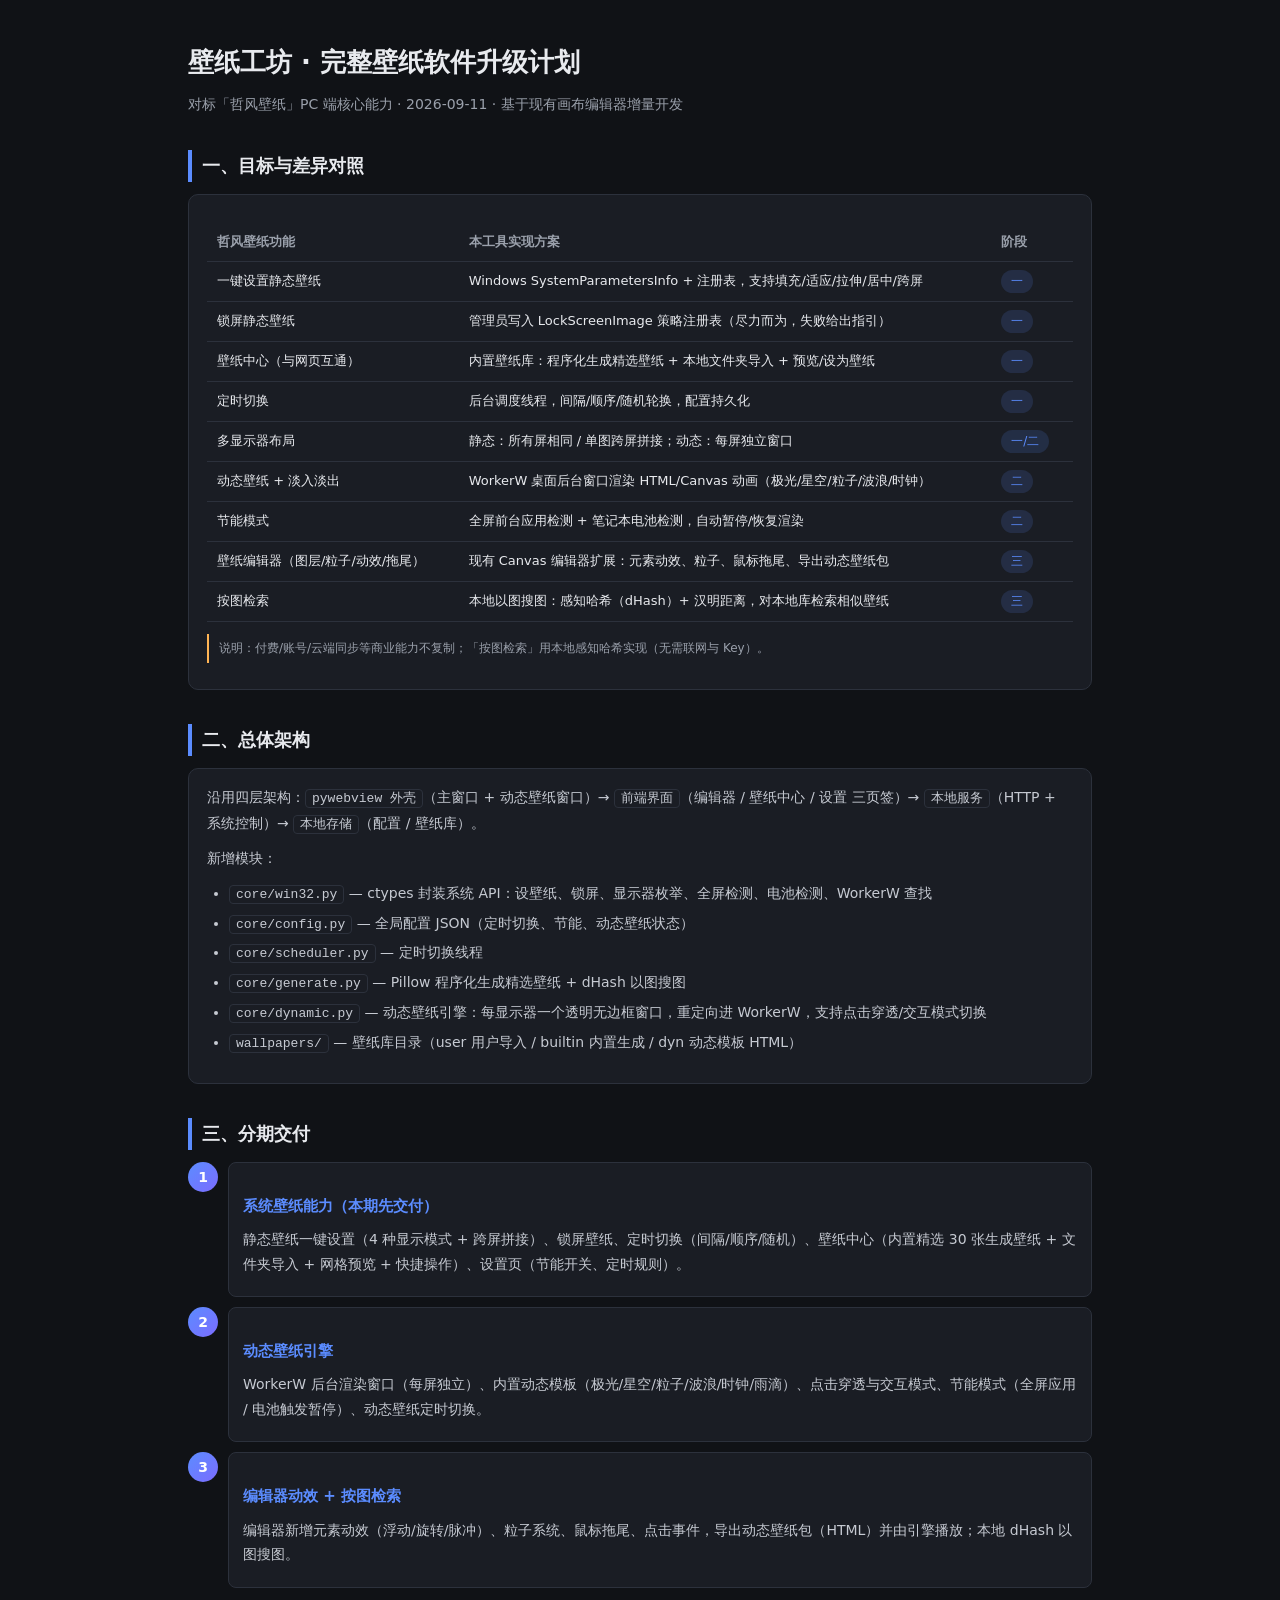
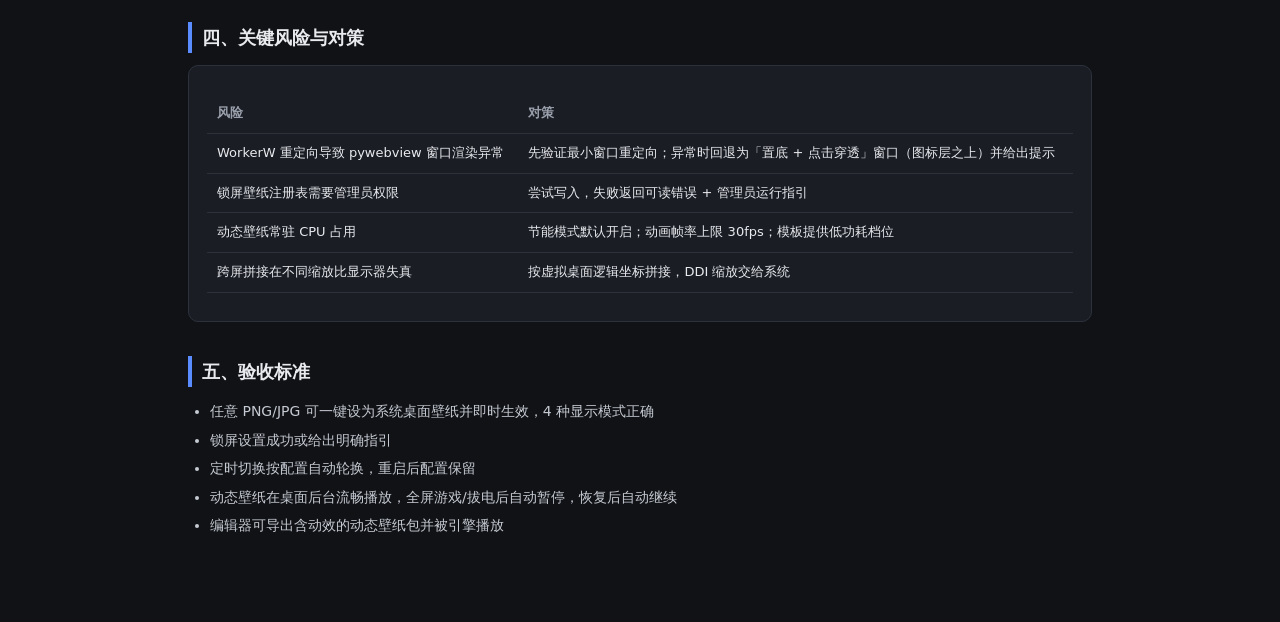
<file: wallpaper-maker-plan/software-full-plan.html>
<!DOCTYPE html>
<html lang="zh-CN">
<head>
<meta charset="UTF-8">
<meta name="viewport" content="width=device-width, initial-scale=1.0">
<title>壁纸工坊 · 完整版升级计划</title>
<style>
  :root{--bg:#101216;--panel:#1a1d24;--line:#2c313c;--text:#e8eaee;--muted:#9aa0ab;--accent:#5b8cff;--accent2:#7c6cff;--ok:#3fbf7f;--warn:#ffb454;--danger:#ff5c5c}
  *{box-sizing:border-box;margin:0;padding:0}
  body{background:var(--bg);color:var(--text);font-family:"Segoe UI","Microsoft YaHei",system-ui,sans-serif;line-height:1.75;font-size:14px}
  .wrap{max-width:960px;margin:0 auto;padding:40px 28px 80px}
  h1{font-size:26px;margin-bottom:6px}
  .sub{color:var(--muted);margin-bottom:28px}
  h2{font-size:18px;margin:34px 0 12px;padding-left:10px;border-left:4px solid var(--accent)}
  h3{font-size:15px;margin:20px 0 8px;color:var(--accent)}
  p{margin-bottom:10px;color:#c6cad2}
  code{background:var(--panel);border:1px solid var(--line);border-radius:4px;padding:1px 6px;font-size:13px}
  .card{background:var(--panel);border:1px solid var(--line);border-radius:10px;padding:16px 18px;margin:12px 0}
  table{width:100%;border-collapse:collapse;margin:12px 0;font-size:13px}
  th,td{text-align:left;padding:8px 10px;border-bottom:1px solid var(--line);vertical-align:top}
  th{color:var(--muted);font-weight:600}
  .tag{display:inline-block;padding:1px 10px;border-radius:12px;font-size:12px;background:rgba(91,140,255,.15);color:var(--accent);margin-right:6px}
  .tag.g{background:rgba(63,191,127,.15);color:var(--ok)}
  .tag.o{background:rgba(255,180,84,.15);color:var(--warn)}
  .tag.r{background:rgba(255,92,92,.15);color:var(--danger)}
  ul{margin:6px 0 12px 22px;color:#c6cad2}
  li{margin-bottom:4px}
  .phase{display:flex;gap:10px;margin:10px 0}
  .phase .n{flex:0 0 30px;height:30px;border-radius:50%;display:flex;align-items:center;justify-content:center;font-weight:700;background:linear-gradient(135deg,var(--accent),var(--accent2));color:#fff}
  .phase .b{flex:1;background:var(--panel);border:1px solid var(--line);border-radius:8px;padding:10px 14px}
  .note{font-size:12px;color:var(--muted);border-left:2px solid var(--warn);padding:4px 10px;margin:10px 0}
</style>
</head>
<body>
<div class="wrap">
  <h1>壁纸工坊 · 完整壁纸软件升级计划</h1>
  <div class="sub">对标「哲风壁纸」PC 端核心能力 · 2026-09-11 · 基于现有画布编辑器增量开发</div>

  <h2>一、目标与差异对照</h2>
  <div class="card">
  <table>
    <tr><th>哲风壁纸功能</th><th>本工具实现方案</th><th>阶段</th></tr>
    <tr><td>一键设置静态壁纸</td><td>Windows SystemParametersInfo + 注册表，支持填充/适应/拉伸/居中/跨屏</td><td><span class="tag">一</span></td></tr>
    <tr><td>锁屏静态壁纸</td><td>管理员写入 LockScreenImage 策略注册表（尽力而为，失败给出指引）</td><td><span class="tag">一</span></td></tr>
    <tr><td>壁纸中心（与网页互通）</td><td>内置壁纸库：程序化生成精选壁纸 + 本地文件夹导入 + 预览/设为壁纸</td><td><span class="tag">一</span></td></tr>
    <tr><td>定时切换</td><td>后台调度线程，间隔/顺序/随机轮换，配置持久化</td><td><span class="tag">一</span></td></tr>
    <tr><td>多显示器布局</td><td>静态：所有屏相同 / 单图跨屏拼接；动态：每屏独立窗口</td><td><span class="tag">一/二</span></td></tr>
    <tr><td>动态壁纸 + 淡入淡出</td><td>WorkerW 桌面后台窗口渲染 HTML/Canvas 动画（极光/星空/粒子/波浪/时钟）</td><td><span class="tag">二</span></td></tr>
    <tr><td>节能模式</td><td>全屏前台应用检测 + 笔记本电池检测，自动暂停/恢复渲染</td><td><span class="tag">二</span></td></tr>
    <tr><td>壁纸编辑器（图层/粒子/动效/拖尾）</td><td>现有 Canvas 编辑器扩展：元素动效、粒子、鼠标拖尾、导出动态壁纸包</td><td><span class="tag">三</span></td></tr>
    <tr><td>按图检索</td><td>本地以图搜图：感知哈希（dHash）+ 汉明距离，对本地库检索相似壁纸</td><td><span class="tag">三</span></td></tr>
  </table>
  <div class="note">说明：付费/账号/云端同步等商业能力不复制；「按图检索」用本地感知哈希实现（无需联网与 Key）。</div>
  </div>

  <h2>二、总体架构</h2>
  <div class="card">
    <p>沿用四层架构：<code>pywebview 外壳</code>（主窗口 + 动态壁纸窗口）→ <code>前端界面</code>（编辑器 / 壁纸中心 / 设置 三页签）→ <code>本地服务</code>（HTTP + 系统控制）→ <code>本地存储</code>（配置 / 壁纸库）。</p>
    <p>新增模块：</p>
    <ul>
      <li><code>core/win32.py</code> — ctypes 封装系统 API：设壁纸、锁屏、显示器枚举、全屏检测、电池检测、WorkerW 查找</li>
      <li><code>core/config.py</code> — 全局配置 JSON（定时切换、节能、动态壁纸状态）</li>
      <li><code>core/scheduler.py</code> — 定时切换线程</li>
      <li><code>core/generate.py</code> — Pillow 程序化生成精选壁纸 + dHash 以图搜图</li>
      <li><code>core/dynamic.py</code> — 动态壁纸引擎：每显示器一个透明无边框窗口，重定向进 WorkerW，支持点击穿透/交互模式切换</li>
      <li><code>wallpapers/</code> — 壁纸库目录（user 用户导入 / builtin 内置生成 / dyn 动态模板 HTML）</li>
    </ul>
  </div>

  <h2>三、分期交付</h2>

  <div class="phase"><div class="n">1</div><div class="b">
    <h3>系统壁纸能力（本期先交付）</h3>
    <p>静态壁纸一键设置（4 种显示模式 + 跨屏拼接）、锁屏壁纸、定时切换（间隔/顺序/随机）、壁纸中心（内置精选 30 张生成壁纸 + 文件夹导入 + 网格预览 + 快捷操作）、设置页（节能开关、定时规则）。</p>
  </div></div>

  <div class="phase"><div class="n">2</div><div class="b">
    <h3>动态壁纸引擎</h3>
    <p>WorkerW 后台渲染窗口（每屏独立）、内置动态模板（极光/星空/粒子/波浪/时钟/雨滴）、点击穿透与交互模式、节能模式（全屏应用 / 电池触发暂停）、动态壁纸定时切换。</p>
  </div></div>

  <div class="phase"><div class="n">3</div><div class="b">
    <h3>编辑器动效 + 按图检索</h3>
    <p>编辑器新增元素动效（浮动/旋转/脉冲）、粒子系统、鼠标拖尾、点击事件，导出动态壁纸包（HTML）并由引擎播放；本地 dHash 以图搜图。</p>
  </div></div>

  <h2>四、关键风险与对策</h2>
  <div class="card">
    <table>
      <tr><th>风险</th><th>对策</th></tr>
      <tr><td>WorkerW 重定向导致 pywebview 窗口渲染异常</td><td>先验证最小窗口重定向；异常时回退为「置底 + 点击穿透」窗口（图标层之上）并给出提示</td></tr>
      <tr><td>锁屏壁纸注册表需要管理员权限</td><td>尝试写入，失败返回可读错误 + 管理员运行指引</td></tr>
      <tr><td>动态壁纸常驻 CPU 占用</td><td>节能模式默认开启；动画帧率上限 30fps；模板提供低功耗档位</td></tr>
      <tr><td>跨屏拼接在不同缩放比显示器失真</td><td>按虚拟桌面逻辑坐标拼接，DDI 缩放交给系统</td></tr>
    </table>
  </div>

  <h2>五、验收标准</h2>
  <ul>
    <li>任意 PNG/JPG 可一键设为系统桌面壁纸并即时生效，4 种显示模式正确</li>
    <li>锁屏设置成功或给出明确指引</li>
    <li>定时切换按配置自动轮换，重启后配置保留</li>
    <li>动态壁纸在桌面后台流畅播放，全屏游戏/拔电后自动暂停，恢复后自动继续</li>
    <li>编辑器可导出含动效的动态壁纸包并被引擎播放</li>
  </ul>
</div>
</body>
</html>
</file>
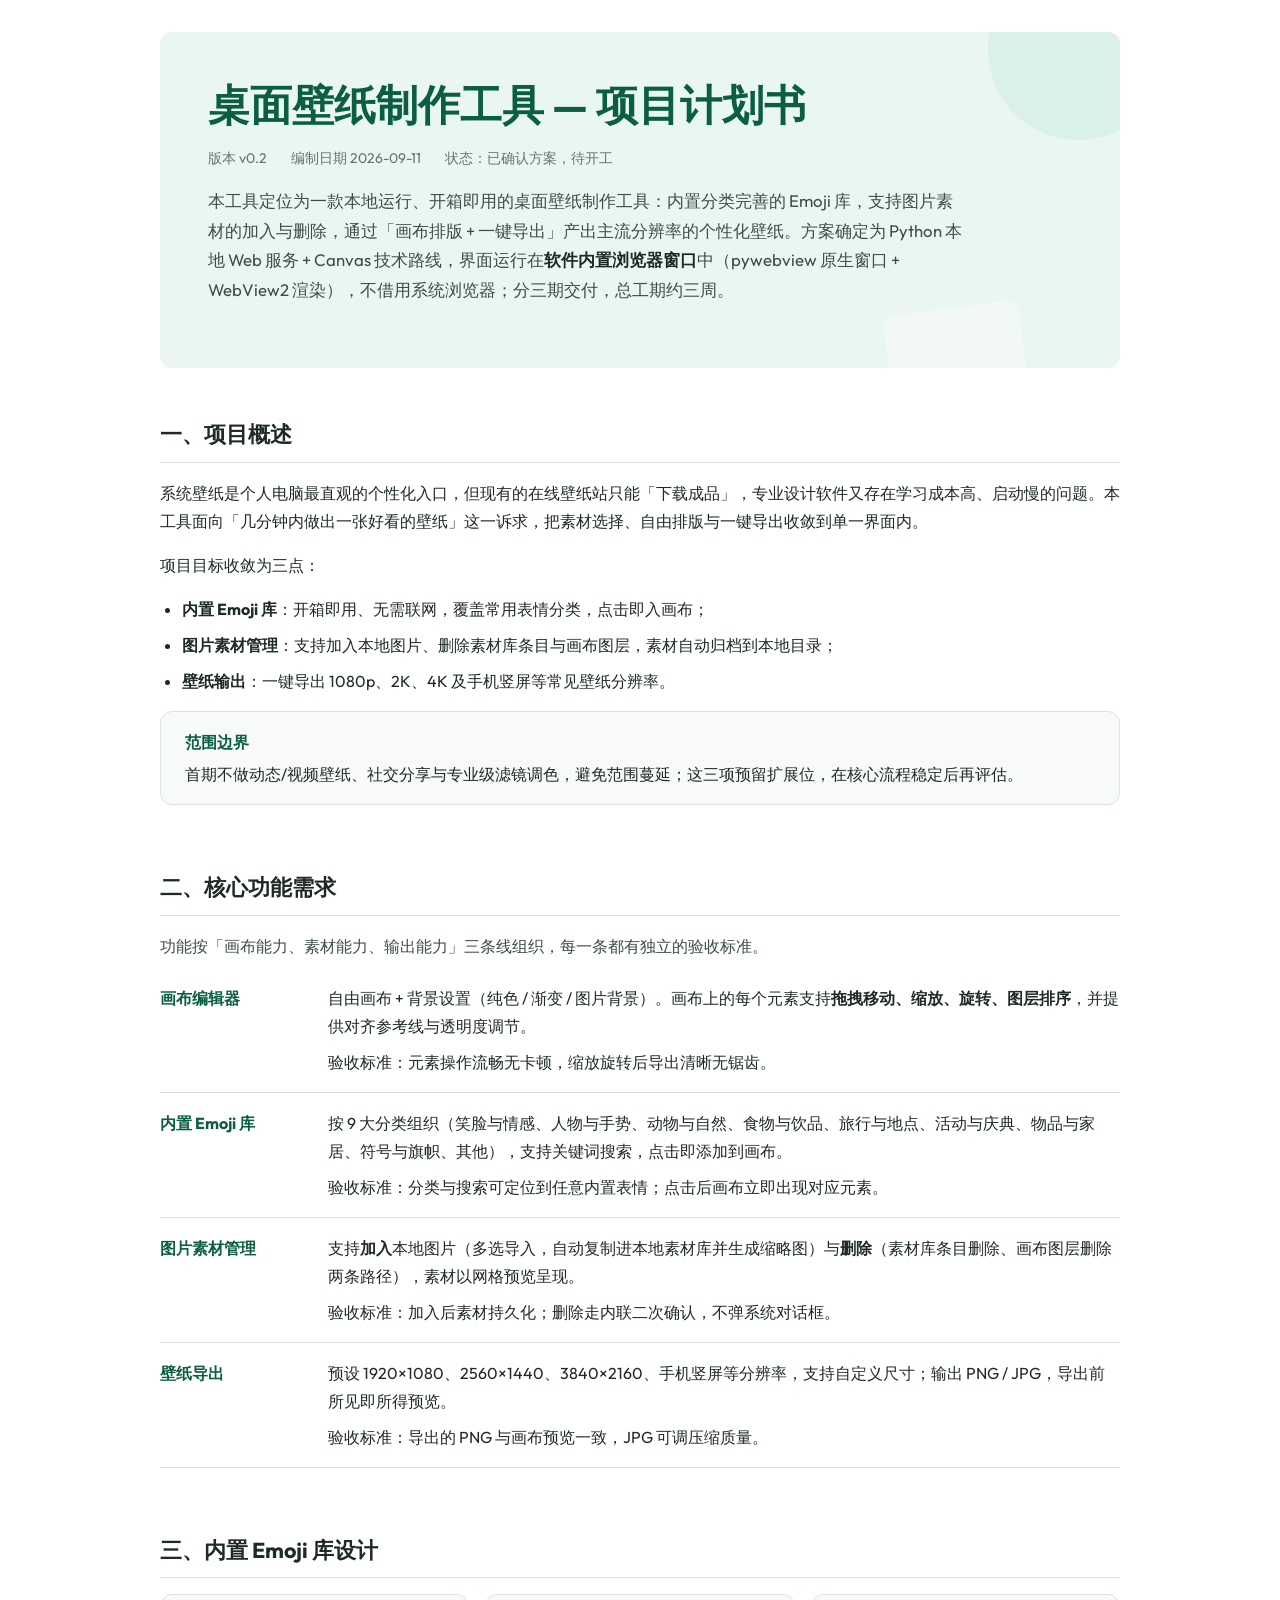
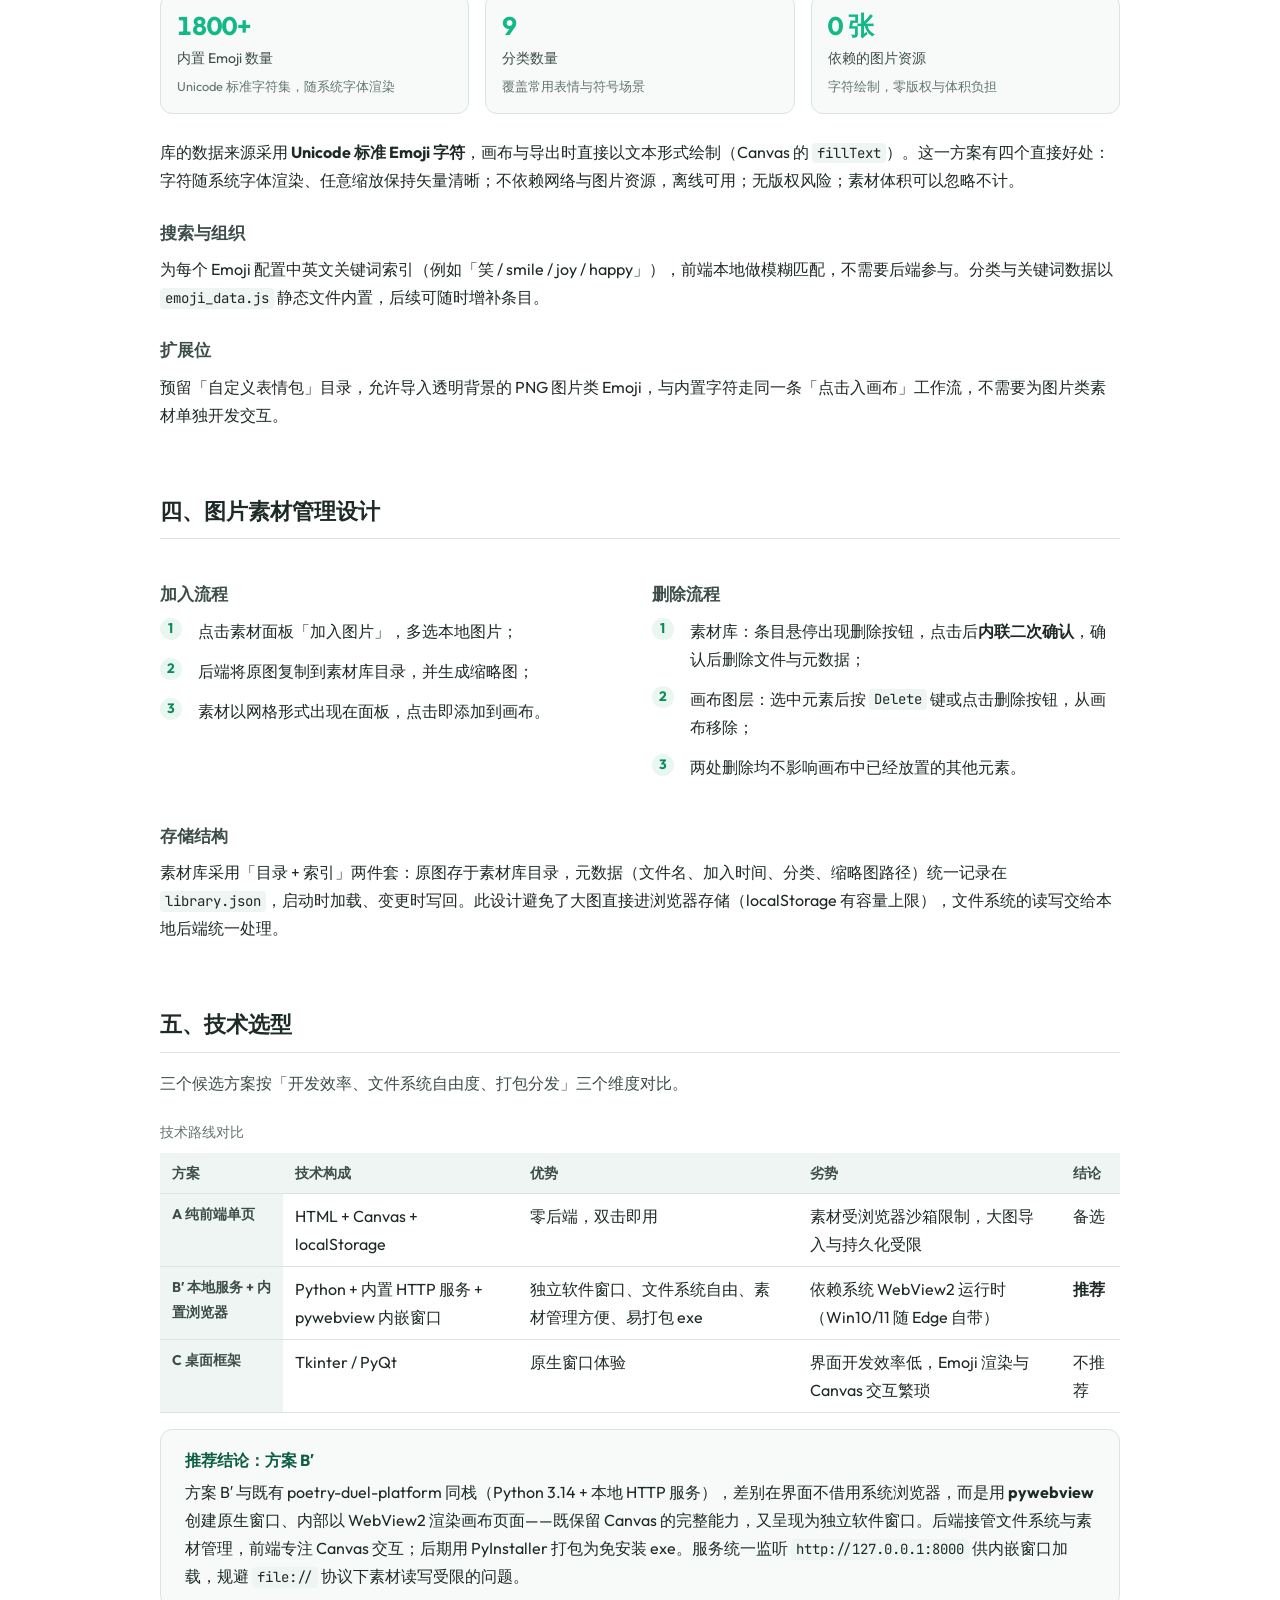
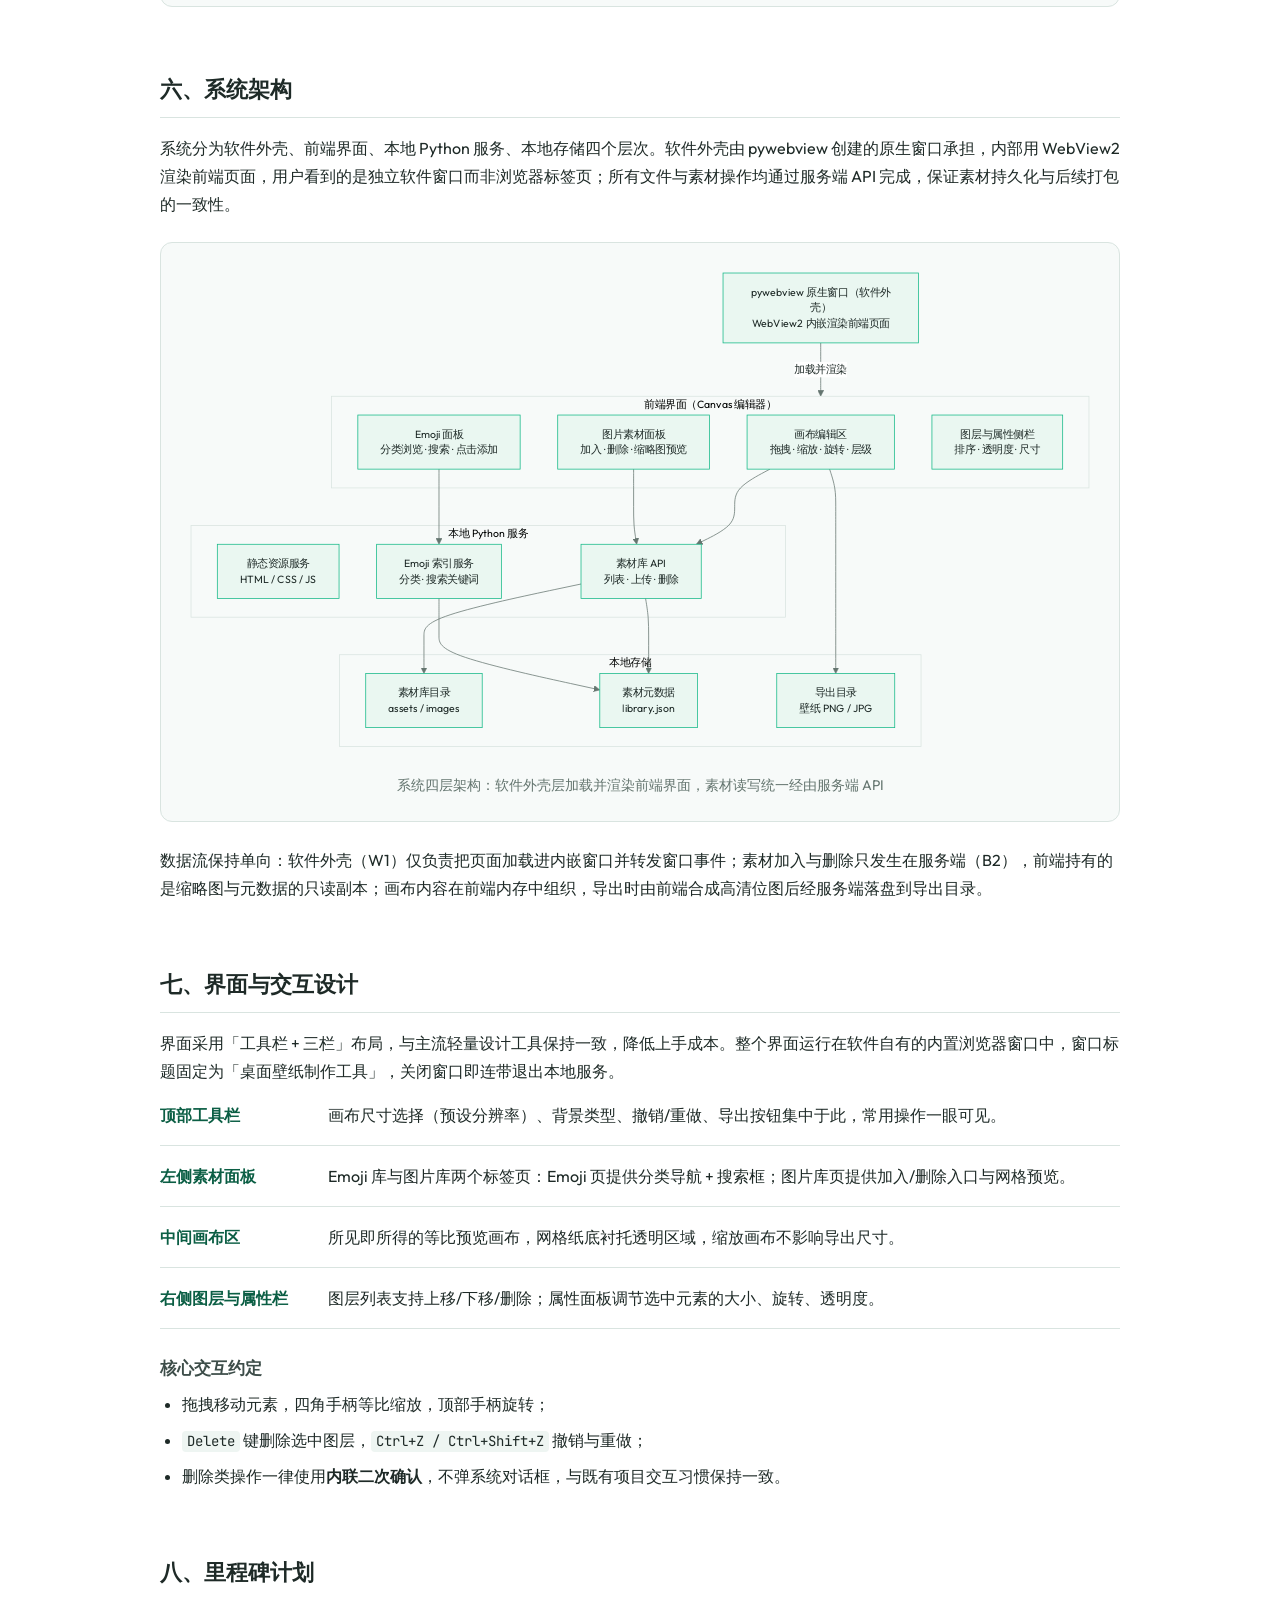
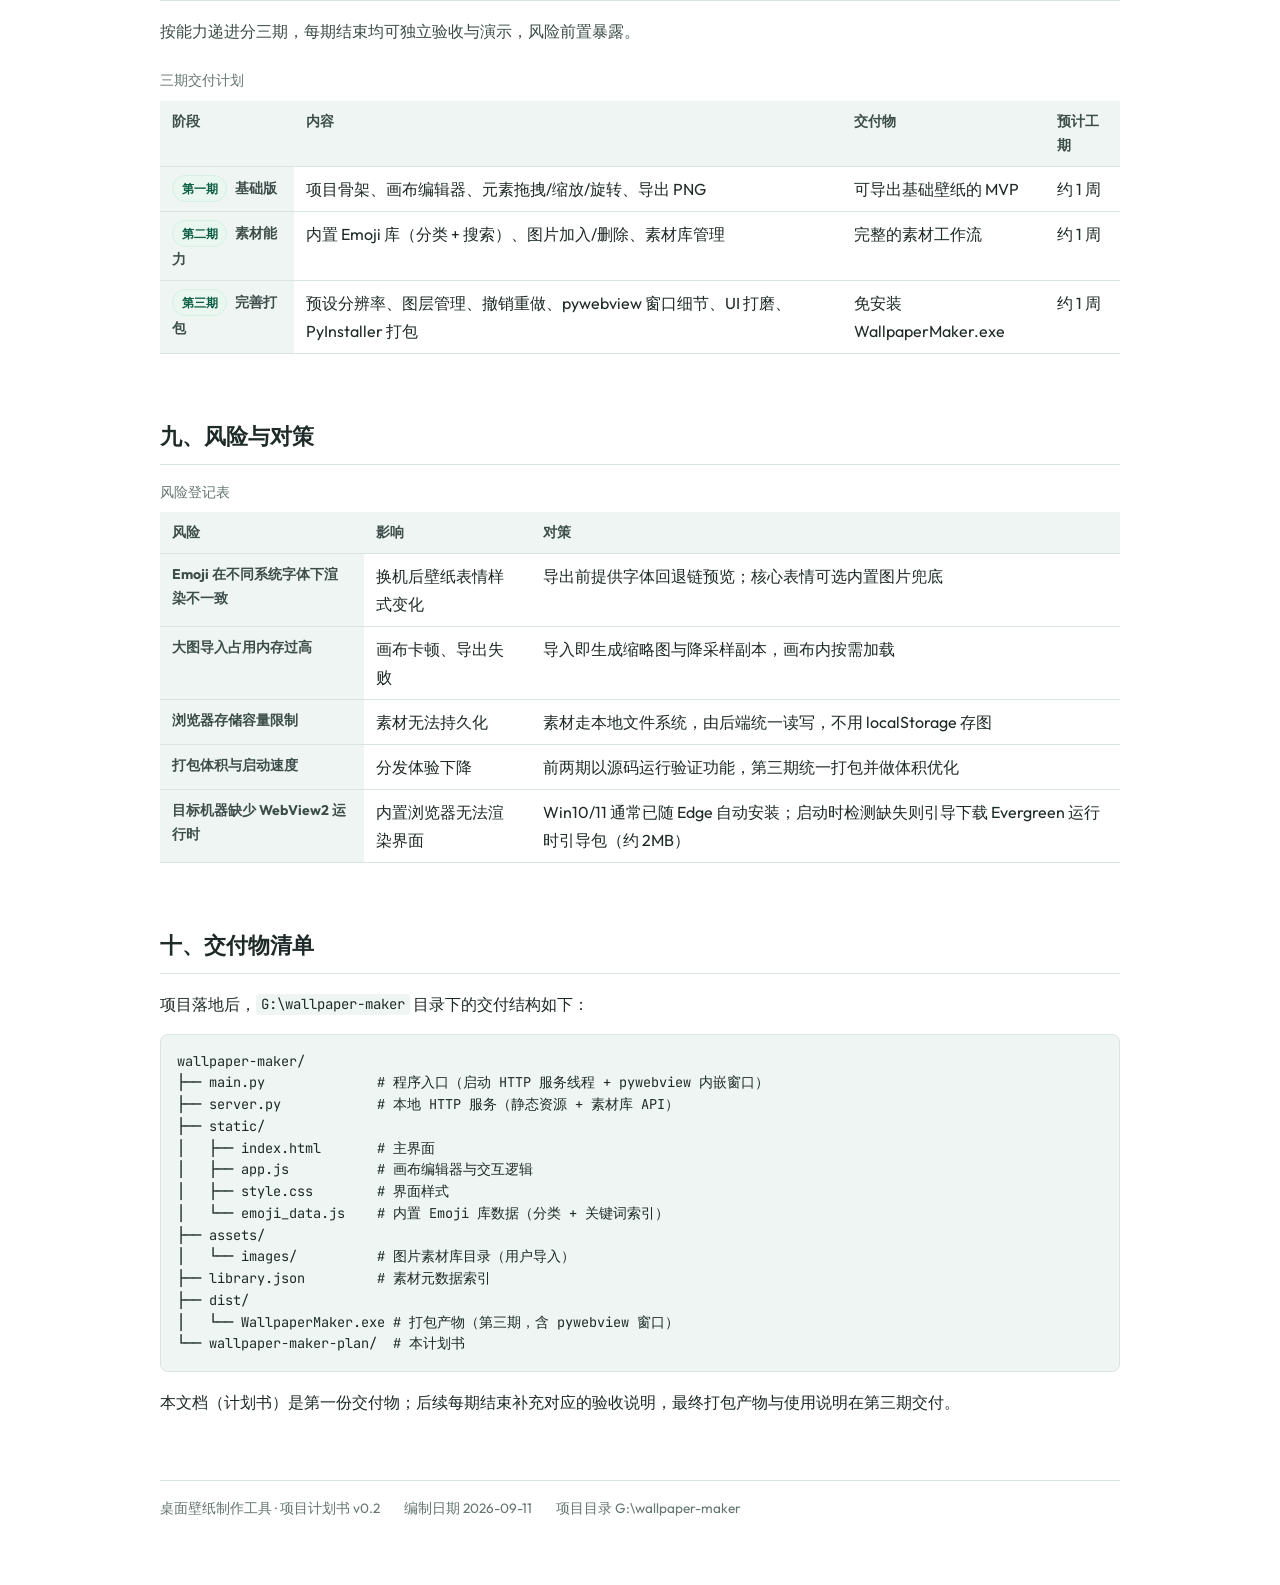
<file: wallpaper-maker-plan/wallpaper-maker-plan.html>
<!-- Generated by Trae Work -->
<!DOCTYPE html>
<html lang="zh-CN">
<head>
  <meta charset="UTF-8">
  <meta name="viewport" content="width=device-width, initial-scale=1.0">
  <title>桌面壁纸制作工具 — 项目计划书</title>

  <style>
    @font-face {
      font-family: 'Outfit';
      src: url('./_shared/fonts/Outfit-Regular.ttf') format('truetype');
      font-weight: 400;
    }
    @font-face {
      font-family: 'Outfit';
      src: url('./_shared/fonts/Outfit-Bold.ttf') format('truetype');
      font-weight: 700;
    }
    @font-face {
      font-family: 'JetBrainsMono';
      src: url('./_shared/fonts/JetBrainsMono-Regular.ttf') format('truetype');
      font-weight: 400;
    }
    @font-face {
      font-family: 'JetBrainsMono';
      src: url('./_shared/fonts/JetBrainsMono-Bold.ttf') format('truetype');
      font-weight: 700;
    }
  </style>

  <style>
    /* === Active palette: Product Teal === */
    :root {
      /* Page / report tokens */
      --page-bg: #FFFFFF;
      --page-surface: #F7FAF9;
      --page-surface-muted: #EEF5F2;
      --page-text: #1E2A27;
      --page-text-secondary: #3D4D49;
      --page-text-muted: #64756F;
      --page-text-disabled: #96A6A0;
      --page-border: #D9E4E0;
      --page-brand: #12B886;
      --page-brand-hover: #0FA678;
      --page-brand-active: #0B8A63;
      --page-brand-soft: #EAF7F1;
      --page-brand-soft-strong: #D5EFE3;
      --page-brand-text: #0B5E44;

      /* Backward-compatible report variables */
      --bg: #FFFFFF;
      --bg2: #F7FAF9;
      --rule: #D9E4E0;
      --ink: #1E2A27;
      --muted: #64756F;
      --text-secondary: #3D4D49;
      --text-disabled: #96A6A0;
      --accent: #12B886;
      --accent-hover: #0FA678;
      --accent-active: #0B8A63;
      --accent-soft: #EAF7F1;
      --accent2: #228BE6;

      /* Chart / data tokens */
      --chart-series-1: #12B886;
      --chart-series-2: #228BE6;
      --chart-series-3: #7950F2;
      --chart-series-4: #E64980;
      --chart-other: #D9E4E0;
      --chart-accent: #12B886;
      --chart-accent-2: #228BE6;
      --chart-positive: #0FA678;
      --chart-warning: #F59F00;
      --chart-negative: #FA5252;
      --chart-grid: rgba(30, 42, 39, 0.12);
      --chart-axis: #64756F;
      --chart-label: #64756F;
      --chart-tooltip-bg: #FFFFFF;

      /* Semantic compatibility tokens */
      --success: #0FA678;
      --info: #12B886;
      --reminder: #FD7E14;
      --warning: #F59F00;
      --danger: #FA5252;
      --positive: #0FA678;
      --negative: #FA5252;
    }

    /* === Structural variables === */
    :root {
      --space-1: 4px;
      --space-2: 8px;
      --space-3: 12px;
      --space-4: 16px;
      --space-5: 24px;
      --space-6: 32px;
      --space-7: 48px;
      --space-8: 64px;
      --radius-sm: 4px;
      --radius-md: 8px;
      --radius-lg: 12px;
      --radius-pill: 999px;
      --font-sans: 'Outfit', 'PingFang SC', 'Microsoft YaHei', 'Noto Sans CJK SC', sans-serif;
      --font-serif: Georgia, 'Times New Roman', serif;
      --font-mono: 'JetBrainsMono', 'SFMono-Regular', Consolas, monospace;
      --font-metric: var(--font-sans);
      --max: 960px;
    }

    /* === Base styles === */
    *, *::before, *::after { box-sizing: border-box; margin: 0; padding: 0; }
    html { font-size: 16px; scroll-behavior: smooth; }
    body {
      font-family: var(--font-sans);
      color: var(--ink);
      background: var(--bg);
      line-height: 1.75;
      padding: 2rem 0 4rem;
    }
    article.page { width: 100%; }
    .page__content,
    .report-intro__surface {
      width: calc(100% - 2rem);
      max-width: var(--max);
      margin: 0 auto;
    }
    .table-wrap { width: 100%; overflow: visible; }
    table { width: 100%; border-collapse: collapse; table-layout: auto; }
    th, td {
      padding: var(--space-2) var(--space-3);
      border-bottom: 1px solid var(--rule);
      text-align: left;
      vertical-align: top;
      overflow-wrap: anywhere;
    }
    th {
      background: var(--page-surface-muted);
      font-weight: 700;
      font-size: 0.875rem;
      color: var(--page-text-secondary);
    }
    img, svg, canvas { max-width: 100%; height: auto; }

    /* === Opening Intro (contained) === */
    .report-intro { margin-bottom: var(--space-7); }
    .report-intro__surface {
      position: relative;
      isolation: isolate;
      overflow: hidden;
      color: var(--page-brand-text, var(--ink));
      background: var(--page-brand-soft, var(--page-surface-muted, var(--bg2)));
      border-radius: var(--radius-lg);
      padding: var(--space-7);
    }
    .report-intro__content {
      position: relative;
      z-index: 1;
      max-width: 760px;
    }
    .report-intro:not(.report-intro--integrated):not(.report-intro--stage):not(.report-intro--with-media):not(.report-intro--plain) .report-intro__surface::before,
    .report-intro:not(.report-intro--integrated):not(.report-intro--stage):not(.report-intro--with-media):not(.report-intro--plain) .report-intro__surface::after {
      content: "";
      position: absolute;
      z-index: 0;
      pointer-events: none;
    }
    .report-intro:not(.report-intro--integrated):not(.report-intro--stage):not(.report-intro--with-media):not(.report-intro--plain) .report-intro__surface::before {
      width: 180px;
      height: 180px;
      top: -72px;
      right: -48px;
      border-radius: 50%;
      background: var(--page-brand-soft-strong, var(--page-surface-muted, var(--bg2)));
      opacity: 0.72;
    }
    .report-intro:not(.report-intro--integrated):not(.report-intro--stage):not(.report-intro--with-media):not(.report-intro--plain) .report-intro__surface::after {
      width: 136px;
      height: 96px;
      right: 96px;
      bottom: -36px;
      border-radius: var(--radius-lg);
      background: var(--page-surface, var(--bg));
      opacity: 0.58;
      transform: rotate(-8deg);
    }
    .report-intro h1 {
      line-height: 1.2;
      overflow-wrap: anywhere;
      font-size: clamp(1.9rem, 4vw, 2.6rem);
      color: var(--page-brand-text, var(--ink));
    }
    .report-intro__meta {
      display: flex;
      flex-wrap: wrap;
      gap: var(--space-2) var(--space-5);
      margin-top: var(--space-4);
      font-size: 0.875rem;
      color: var(--page-text-muted, var(--muted));
    }
    .report-intro__summary {
      max-width: 70ch;
      margin-top: var(--space-4);
      color: var(--page-text-secondary, var(--text-secondary, var(--muted)));
      font-size: 1.05rem;
    }

    /* === Typography === */
    main > section { margin-bottom: var(--space-8); }
    main > section:last-child { margin-bottom: 0; }
    h2 {
      font-size: 1.35rem;
      color: var(--ink);
      margin-bottom: var(--space-4);
      padding-bottom: var(--space-2);
      border-bottom: 1px solid var(--rule);
    }
    h3 {
      font-size: 1.05rem;
      color: var(--page-text-secondary);
      margin: var(--space-5) 0 var(--space-2);
    }
    p { margin-bottom: var(--space-4); }
    ul, ol { margin: 0 0 var(--space-4) 1.4em; }
    li { margin-bottom: var(--space-2); }
    a { color: var(--accent); text-decoration: none; }
    a:hover { color: var(--accent-hover); text-decoration: underline; }
    strong { font-weight: 700; color: var(--page-text); }
    code {
      font-family: var(--font-mono);
      font-size: 0.875em;
      background: var(--page-surface-muted);
      border-radius: var(--radius-sm);
      padding: 0.1em 0.35em;
    }
    pre {
      font-family: var(--font-mono);
      font-size: 0.85rem;
      background: var(--page-surface-muted);
      border: 1px solid var(--rule);
      border-radius: var(--radius-md);
      padding: var(--space-4);
      overflow-x: auto;
      line-height: 1.6;
      margin-bottom: var(--space-4);
    }
    .section-lead {
      color: var(--page-text-secondary);
      font-size: 1rem;
      margin-bottom: var(--space-5);
    }

    /* === Components === */
    .feature-list { margin: var(--space-4) 0 var(--space-5); }
    .feature-list__item {
      display: grid;
      grid-template-columns: 9.5em 1fr;
      gap: var(--space-4);
      padding: var(--space-4) 0;
      border-bottom: 1px solid var(--rule);
    }
    .feature-list__item:first-child { padding-top: 0; }
    .feature-list__name {
      font-weight: 700;
      color: var(--page-brand-text);
    }
    .feature-list__desc p { margin-bottom: var(--space-2); }
    .feature-list__desc p:last-child { margin-bottom: 0; }

    .tag {
      display: inline-block;
      font-size: 0.78rem;
      font-weight: 700;
      border-radius: var(--radius-pill);
      padding: 0.15em 0.7em;
      color: var(--page-brand-text);
      background: var(--page-brand-soft);
      border: 1px solid var(--page-brand-soft-strong);
      margin-right: var(--space-2);
    }
    .tag--warning { color: #8A5A00; background: #FFF4DE; border-color: #F5D79A; }
    .tag--danger { color: #A61E2A; background: #FFECEE; border-color: #F5C0C6; }
    .tag--info { color: #1F5FA8; background: #E9F2FC; border-color: #BED6F0; }

    .callout {
      border: 1px solid var(--rule);
      border-radius: var(--radius-lg);
      background: var(--page-surface);
      padding: var(--space-4) var(--space-5);
      margin: var(--space-4) 0 var(--space-5);
    }
    .callout__label {
      font-weight: 700;
      color: var(--page-brand-text);
      margin-bottom: var(--space-1);
    }
    .callout p:last-child { margin-bottom: 0; }

    .metric-row {
      display: grid;
      grid-template-columns: repeat(3, 1fr);
      gap: var(--space-4);
      margin: var(--space-4) 0 var(--space-5);
    }
    .metric {
      background: var(--page-surface);
      border: 1px solid var(--rule);
      border-radius: var(--radius-lg);
      padding: var(--space-4);
    }
    .metric__value {
      font-size: 1.6rem;
      font-weight: 700;
      font-variant-numeric: tabular-nums;
      color: var(--accent);
      line-height: 1.2;
    }
    .metric__label { font-size: 0.875rem; color: var(--page-text-secondary); margin-top: var(--space-1); }
    .metric__note { font-size: 0.8rem; color: var(--muted); margin-top: var(--space-1); }

    figure {
      margin: var(--space-5) 0;
      background: var(--page-surface);
      border: 1px solid var(--rule);
      border-radius: var(--radius-lg);
      padding: var(--space-5);
    }
    figcaption {
      font-size: 0.875rem;
      color: var(--muted);
      margin-top: var(--space-3);
      text-align: center;
    }
    .mermaid { text-align: center; }

    .grid-2 {
      display: grid;
      grid-template-columns: 1fr 1fr;
      gap: var(--space-5);
    }

    ol.steps { list-style: none; counter-reset: step; margin-left: 0; }
    ol.steps > li {
      counter-increment: step;
      position: relative;
      padding-left: 2.4em;
      margin-bottom: var(--space-3);
    }
    ol.steps > li::before {
      content: counter(step);
      position: absolute;
      left: 0;
      top: 0.1em;
      width: 1.6em;
      height: 1.6em;
      border-radius: 50%;
      background: var(--accent-soft);
      color: var(--accent-active);
      font-weight: 700;
      font-size: 0.85rem;
      display: flex;
      align-items: center;
      justify-content: center;
    }

    /* === Footer === */
    .report-footer {
      margin-top: var(--space-8);
      padding-top: var(--space-4);
      border-top: 1px solid var(--rule);
      font-size: 0.85rem;
      color: var(--muted);
      display: flex;
      flex-wrap: wrap;
      gap: var(--space-2) var(--space-5);
    }

    /* === Responsive === */
    @media (max-width: 768px) {
      body { padding: 1rem 0 3rem; }
      .report-intro__surface { padding: var(--space-5); }
      .report-intro:not(.report-intro--integrated):not(.report-intro--stage):not(.report-intro--with-media):not(.report-intro--plain) .report-intro__surface::before {
        width: 124px;
        height: 124px;
        top: -44px;
        right: -52px;
        opacity: 0.38;
      }
      .report-intro:not(.report-intro--integrated):not(.report-intro--stage):not(.report-intro--with-media):not(.report-intro--plain) .report-intro__surface::after {
        display: none;
      }
      .metric-row { grid-template-columns: 1fr; }
      .grid-2 { grid-template-columns: 1fr; }
      .feature-list__item { grid-template-columns: 1fr; gap: var(--space-2); }
    }
    @media print, (forced-colors: active) {
      .report-intro__surface::before,
      .report-intro__surface::after { display: none; }
      body { background: #fff; padding: 0; }
      main > section { margin-bottom: var(--space-6); }
      .report-intro { margin-bottom: var(--space-6); }
      .report-intro__surface { background: var(--page-surface-muted) !important; }
    }
  </style>
</head>
<body>
  <article class="page">
    <header class="report-intro">
      <div class="report-intro__surface">
        <div class="report-intro__content">
          <h1>桌面壁纸制作工具 — 项目计划书</h1>
          <div class="report-intro__meta">
            <span>版本 v0.2</span>
            <span>编制日期 2026-09-11</span>
            <span>状态：已确认方案，待开工</span>
          </div>
          <p class="report-intro__summary">
            本工具定位为一款本地运行、开箱即用的桌面壁纸制作工具：内置分类完善的 Emoji 库，支持图片素材的加入与删除，通过「画布排版 + 一键导出」产出主流分辨率的个性化壁纸。方案确定为 Python 本地 Web 服务 + Canvas 技术路线，界面运行在<strong>软件内置浏览器窗口</strong>中（pywebview 原生窗口 + WebView2 渲染），不借用系统浏览器；分三期交付，总工期约三周。
          </p>
        </div>
      </div>
    </header>

    <div class="page__content">
      <main>

        <section id="report-overview">
          <h2>一、项目概述</h2>
          <p>
            系统壁纸是个人电脑最直观的个性化入口，但现有的在线壁纸站只能「下载成品」，专业设计软件又存在学习成本高、启动慢的问题。本工具面向「几分钟内做出一张好看的壁纸」这一诉求，把素材选择、自由排版与一键导出收敛到单一界面内。
          </p>
          <p>项目目标收敛为三点：</p>
          <ul>
            <li><strong>内置 Emoji 库</strong>：开箱即用、无需联网，覆盖常用表情分类，点击即入画布；</li>
            <li><strong>图片素材管理</strong>：支持加入本地图片、删除素材库条目与画布图层，素材自动归档到本地目录；</li>
            <li><strong>壁纸输出</strong>：一键导出 1080p、2K、4K 及手机竖屏等常见壁纸分辨率。</li>
          </ul>
          <div class="callout">
            <div class="callout__label">范围边界</div>
            <p>首期不做动态/视频壁纸、社交分享与专业级滤镜调色，避免范围蔓延；这三项预留扩展位，在核心流程稳定后再评估。</p>
          </div>
        </section>

        <section id="core-features">
          <h2>二、核心功能需求</h2>
          <p class="section-lead">功能按「画布能力、素材能力、输出能力」三条线组织，每一条都有独立的验收标准。</p>

          <div class="feature-list">
            <div class="feature-list__item">
              <div class="feature-list__name">画布编辑器</div>
              <div class="feature-list__desc">
                <p>自由画布 + 背景设置（纯色 / 渐变 / 图片背景）。画布上的每个元素支持<strong>拖拽移动、缩放、旋转、图层排序</strong>，并提供对齐参考线与透明度调节。</p>
                <p>验收标准：元素操作流畅无卡顿，缩放旋转后导出清晰无锯齿。</p>
              </div>
            </div>
            <div class="feature-list__item">
              <div class="feature-list__name">内置 Emoji 库</div>
              <div class="feature-list__desc">
                <p>按 9 大分类组织（笑脸与情感、人物与手势、动物与自然、食物与饮品、旅行与地点、活动与庆典、物品与家居、符号与旗帜、其他），支持关键词搜索，点击即添加到画布。</p>
                <p>验收标准：分类与搜索可定位到任意内置表情；点击后画布立即出现对应元素。</p>
              </div>
            </div>
            <div class="feature-list__item">
              <div class="feature-list__name">图片素材管理</div>
              <div class="feature-list__desc">
                <p>支持<strong>加入</strong>本地图片（多选导入，自动复制进本地素材库并生成缩略图）与<strong>删除</strong>（素材库条目删除、画布图层删除两条路径），素材以网格预览呈现。</p>
                <p>验收标准：加入后素材持久化；删除走内联二次确认，不弹系统对话框。</p>
              </div>
            </div>
            <div class="feature-list__item">
              <div class="feature-list__name">壁纸导出</div>
              <div class="feature-list__desc">
                <p>预设 1920×1080、2560×1440、3840×2160、手机竖屏等分辨率，支持自定义尺寸；输出 PNG / JPG，导出前所见即所得预览。</p>
                <p>验收标准：导出的 PNG 与画布预览一致，JPG 可调压缩质量。</p>
              </div>
            </div>
          </div>
        </section>

        <section id="emoji-library">
          <h2>三、内置 Emoji 库设计</h2>
          <div class="metric-row">
            <div class="metric">
              <div class="metric__value">1800+</div>
              <div class="metric__label">内置 Emoji 数量</div>
              <div class="metric__note">Unicode 标准字符集，随系统字体渲染</div>
            </div>
            <div class="metric">
              <div class="metric__value">9</div>
              <div class="metric__label">分类数量</div>
              <div class="metric__note">覆盖常用表情与符号场景</div>
            </div>
            <div class="metric">
              <div class="metric__value">0 张</div>
              <div class="metric__label">依赖的图片资源</div>
              <div class="metric__note">字符绘制，零版权与体积负担</div>
            </div>
          </div>
          <p>
            库的数据来源采用 <strong>Unicode 标准 Emoji 字符</strong>，画布与导出时直接以文本形式绘制（Canvas 的 <code>fillText</code>）。这一方案有四个直接好处：字符随系统字体渲染、任意缩放保持矢量清晰；不依赖网络与图片资源，离线可用；无版权风险；素材体积可以忽略不计。
          </p>
          <h3>搜索与组织</h3>
          <p>
            为每个 Emoji 配置中英文关键词索引（例如「笑 / smile / joy / happy」），前端本地做模糊匹配，不需要后端参与。分类与关键词数据以 <code>emoji_data.js</code> 静态文件内置，后续可随时增补条目。
          </p>
          <h3>扩展位</h3>
          <p>
            预留「自定义表情包」目录，允许导入透明背景的 PNG 图片类 Emoji，与内置字符走同一条「点击入画布」工作流，不需要为图片类素材单独开发交互。
          </p>
        </section>

        <section id="image-management">
          <h2>四、图片素材管理设计</h2>
          <div class="grid-2">
            <div>
              <h3>加入流程</h3>
              <ol class="steps">
                <li>点击素材面板「加入图片」，多选本地图片；</li>
                <li>后端将原图复制到素材库目录，并生成缩略图；</li>
                <li>素材以网格形式出现在面板，点击即添加到画布。</li>
              </ol>
            </div>
            <div>
              <h3>删除流程</h3>
              <ol class="steps">
                <li>素材库：条目悬停出现删除按钮，点击后<strong>内联二次确认</strong>，确认后删除文件与元数据；</li>
                <li>画布图层：选中元素后按 <code>Delete</code> 键或点击删除按钮，从画布移除；</li>
                <li>两处删除均不影响画布中已经放置的其他元素。</li>
              </ol>
            </div>
          </div>
          <h3>存储结构</h3>
          <p>
            素材库采用「目录 + 索引」两件套：原图存于素材库目录，元数据（文件名、加入时间、分类、缩略图路径）统一记录在 <code>library.json</code>，启动时加载、变更时写回。此设计避免了大图直接进浏览器存储（localStorage 有容量上限），文件系统的读写交给本地后端统一处理。
          </p>
        </section>

        <section id="tech-selection">
          <h2>五、技术选型</h2>
          <p class="section-lead">三个候选方案按「开发效率、文件系统自由度、打包分发」三个维度对比。</p>
          <div class="table-wrap">
            <table>
              <caption style="caption-side: top; text-align: left; font-size: 0.85rem; color: var(--muted); padding-bottom: var(--space-2);">技术路线对比</caption>
              <thead>
                <tr>
                  <th scope="col">方案</th>
                  <th scope="col">技术构成</th>
                  <th scope="col">优势</th>
                  <th scope="col">劣势</th>
                  <th scope="col">结论</th>
                </tr>
              </thead>
              <tbody>
                <tr>
                  <th scope="row">A 纯前端单页</th>
                  <td>HTML + Canvas + localStorage</td>
                  <td>零后端，双击即用</td>
                  <td>素材受浏览器沙箱限制，大图导入与持久化受限</td>
                  <td>备选</td>
                </tr>
                <tr>
                  <th scope="row">B′ 本地服务 + 内置浏览器</th>
                  <td>Python + 内置 HTTP 服务 + pywebview 内嵌窗口</td>
                  <td>独立软件窗口、文件系统自由、素材管理方便、易打包 exe</td>
                  <td>依赖系统 WebView2 运行时（Win10/11 随 Edge 自带）</td>
                  <td><strong>推荐</strong></td>
                </tr>
                <tr>
                  <th scope="row">C 桌面框架</th>
                  <td>Tkinter / PyQt</td>
                  <td>原生窗口体验</td>
                  <td>界面开发效率低，Emoji 渲染与 Canvas 交互繁琐</td>
                  <td>不推荐</td>
                </tr>
              </tbody>
            </table>
          </div>
          <div class="callout">
            <div class="callout__label">推荐结论：方案 B′</div>
            <p>
              方案 B′ 与既有 poetry-duel-platform 同栈（Python 3.14 + 本地 HTTP 服务），差别在界面不借用系统浏览器，而是用 <strong>pywebview</strong> 创建原生窗口、内部以 WebView2 渲染画布页面——既保留 Canvas 的完整能力，又呈现为独立软件窗口。后端接管文件系统与素材管理，前端专注 Canvas 交互；后期用 PyInstaller 打包为免安装 exe。服务统一监听 <code>http://127.0.0.1:8000</code> 供内嵌窗口加载，规避 <code>file://</code> 协议下素材读写受限的问题。
            </p>
          </div>
        </section>

        <section id="architecture">
          <h2>六、系统架构</h2>
          <p>
            系统分为软件外壳、前端界面、本地 Python 服务、本地存储四个层次。软件外壳由 pywebview 创建的原生窗口承担，内部用 WebView2 渲染前端页面，用户看到的是独立软件窗口而非浏览器标签页；所有文件与素材操作均通过服务端 API 完成，保证素材持久化与后续打包的一致性。
          </p>
          <figure>
            <div class="mermaid">
flowchart TB
    W1["pywebview 原生窗口（软件外壳）<br/>WebView2 内嵌渲染前端页面"]
    subgraph F["前端界面（Canvas 编辑器）"]
        A1["画布编辑区<br/>拖拽 · 缩放 · 旋转 · 层级"]
        A2["Emoji 面板<br/>分类浏览 · 搜索 · 点击添加"]
        A3["图片素材面板<br/>加入 · 删除 · 缩略图预览"]
        A4["图层与属性侧栏<br/>排序 · 透明度 · 尺寸"]
    end
    subgraph B["本地 Python 服务"]
        B1["静态资源服务<br/>HTML / CSS / JS"]
        B2["素材库 API<br/>列表 · 上传 · 删除"]
        B3["Emoji 索引服务<br/>分类 · 搜索关键词"]
    end
    subgraph S["本地存储"]
        S1["素材库目录<br/>assets / images"]
        S2["素材元数据<br/>library.json"]
        S3["导出目录<br/>壁纸 PNG / JPG"]
    end
    W1 -->|加载并渲染| F
    A1 --> B2
    A2 --> B3
    A3 --> B2
    B2 --> S1
    B2 --> S2
    B3 --> S2
    A1 --> S3
            </div>
            <figcaption>系统四层架构：软件外壳层加载并渲染前端界面，素材读写统一经由服务端 API</figcaption>
          </figure>
          <p>
            数据流保持单向：软件外壳（W1）仅负责把页面加载进内嵌窗口并转发窗口事件；素材加入与删除只发生在服务端（B2），前端持有的是缩略图与元数据的只读副本；画布内容在前端内存中组织，导出时由前端合成高清位图后经服务端落盘到导出目录。
          </p>
        </section>

        <section id="ui-design">
          <h2>七、界面与交互设计</h2>
          <p>界面采用「工具栏 + 三栏」布局，与主流轻量设计工具保持一致，降低上手成本。整个界面运行在软件自有的内置浏览器窗口中，窗口标题固定为「桌面壁纸制作工具」，关闭窗口即连带退出本地服务。</p>
          <div class="feature-list">
            <div class="feature-list__item">
              <div class="feature-list__name">顶部工具栏</div>
              <div class="feature-list__desc">
                <p>画布尺寸选择（预设分辨率）、背景类型、撤销/重做、导出按钮集中于此，常用操作一眼可见。</p>
              </div>
            </div>
            <div class="feature-list__item">
              <div class="feature-list__name">左侧素材面板</div>
              <div class="feature-list__desc">
                <p>Emoji 库与图片库两个标签页：Emoji 页提供分类导航 + 搜索框；图片库页提供加入/删除入口与网格预览。</p>
              </div>
            </div>
            <div class="feature-list__item">
              <div class="feature-list__name">中间画布区</div>
              <div class="feature-list__desc">
                <p>所见即所得的等比预览画布，网格纸底衬托透明区域，缩放画布不影响导出尺寸。</p>
              </div>
            </div>
            <div class="feature-list__item">
              <div class="feature-list__name">右侧图层与属性栏</div>
              <div class="feature-list__desc">
                <p>图层列表支持上移/下移/删除；属性面板调节选中元素的大小、旋转、透明度。</p>
              </div>
            </div>
          </div>
          <h3>核心交互约定</h3>
          <ul>
            <li>拖拽移动元素，四角手柄等比缩放，顶部手柄旋转；</li>
            <li><code>Delete</code> 键删除选中图层，<code>Ctrl+Z / Ctrl+Shift+Z</code> 撤销与重做；</li>
            <li>删除类操作一律使用<strong>内联二次确认</strong>，不弹系统对话框，与既有项目交互习惯保持一致。</li>
          </ul>
        </section>

        <section id="milestones">
          <h2>八、里程碑计划</h2>
          <p class="section-lead">按能力递进分三期，每期结束均可独立验收与演示，风险前置暴露。</p>
          <div class="table-wrap">
            <table>
              <caption style="caption-side: top; text-align: left; font-size: 0.85rem; color: var(--muted); padding-bottom: var(--space-2);">三期交付计划</caption>
              <thead>
                <tr>
                  <th scope="col">阶段</th>
                  <th scope="col">内容</th>
                  <th scope="col">交付物</th>
                  <th scope="col">预计工期</th>
                </tr>
              </thead>
              <tbody>
                <tr>
                  <th scope="row"><span class="tag">第一期</span>基础版</th>
                  <td>项目骨架、画布编辑器、元素拖拽/缩放/旋转、导出 PNG</td>
                  <td>可导出基础壁纸的 MVP</td>
                  <td>约 1 周</td>
                </tr>
                <tr>
                  <th scope="row"><span class="tag">第二期</span>素材能力</th>
                  <td>内置 Emoji 库（分类 + 搜索）、图片加入/删除、素材库管理</td>
                  <td>完整的素材工作流</td>
                  <td>约 1 周</td>
                </tr>
                <tr>
                  <th scope="row"><span class="tag">第三期</span>完善打包</th>
                  <td>预设分辨率、图层管理、撤销重做、pywebview 窗口细节、UI 打磨、PyInstaller 打包</td>
                  <td>免安装 WallpaperMaker.exe</td>
                  <td>约 1 周</td>
                </tr>
              </tbody>
            </table>
          </div>
        </section>

        <section id="risks">
          <h2>九、风险与对策</h2>
          <div class="table-wrap">
            <table>
              <caption style="caption-side: top; text-align: left; font-size: 0.85rem; color: var(--muted); padding-bottom: var(--space-2);">风险登记表</caption>
              <thead>
                <tr>
                  <th scope="col">风险</th>
                  <th scope="col">影响</th>
                  <th scope="col">对策</th>
                </tr>
              </thead>
              <tbody>
                <tr>
                  <th scope="row">Emoji 在不同系统字体下渲染不一致</th>
                  <td>换机后壁纸表情样式变化</td>
                  <td>导出前提供字体回退链预览；核心表情可选内置图片兜底</td>
                </tr>
                <tr>
                  <th scope="row">大图导入占用内存过高</th>
                  <td>画布卡顿、导出失败</td>
                  <td>导入即生成缩略图与降采样副本，画布内按需加载</td>
                </tr>
                <tr>
                  <th scope="row">浏览器存储容量限制</th>
                  <td>素材无法持久化</td>
                  <td>素材走本地文件系统，由后端统一读写，不用 localStorage 存图</td>
                </tr>
                <tr>
                  <th scope="row">打包体积与启动速度</th>
                  <td>分发体验下降</td>
                  <td>前两期以源码运行验证功能，第三期统一打包并做体积优化</td>
                </tr>
                <tr>
                  <th scope="row">目标机器缺少 WebView2 运行时</th>
                  <td>内置浏览器无法渲染界面</td>
                  <td>Win10/11 通常已随 Edge 自动安装；启动时检测缺失则引导下载 Evergreen 运行时引导包（约 2MB）</td>
                </tr>
              </tbody>
            </table>
          </div>
        </section>

        <section id="deliverables">
          <h2>十、交付物清单</h2>
          <p>项目落地后，<code>G:\wallpaper-maker</code> 目录下的交付结构如下：</p>
          <pre>wallpaper-maker/
├── main.py              # 程序入口（启动 HTTP 服务线程 + pywebview 内嵌窗口）
├── server.py            # 本地 HTTP 服务（静态资源 + 素材库 API）
├── static/
│   ├── index.html       # 主界面
│   ├── app.js           # 画布编辑器与交互逻辑
│   ├── style.css        # 界面样式
│   └── emoji_data.js    # 内置 Emoji 库数据（分类 + 关键词索引）
├── assets/
│   └── images/          # 图片素材库目录（用户导入）
├── library.json         # 素材元数据索引
├── dist/
│   └── WallpaperMaker.exe # 打包产物（第三期，含 pywebview 窗口）
└── wallpaper-maker-plan/  # 本计划书</pre>
          <p>本文档（计划书）是第一份交付物；后续每期结束补充对应的验收说明，最终打包产物与使用说明在第三期交付。</p>
        </section>

      </main>

      <footer>
        <div class="report-footer">
          <span>桌面壁纸制作工具 · 项目计划书 v0.2</span>
          <span>编制日期 2026-09-11</span>
          <span>项目目录 G:\wallpaper-maker</span>
        </div>
      </footer>
    </div>
  </article>

  <script src="./_shared/js/mermaid.min.js"></script>
  <script>
    mermaid.initialize({
      startOnLoad: true,
      theme: 'base',
      themeVariables: {
        fontFamily: "'Outfit','Microsoft YaHei','PingFang SC',sans-serif",
        fontSize: '14px',
        primaryColor: '#EAF7F1',
        primaryBorderColor: '#12B886',
        primaryTextColor: '#1E2A27',
        lineColor: '#64756F',
        clusterBkg: '#F7FAF9',
        clusterBorder: '#D9E4E0',
        edgeLabelBackground: '#FFFFFF'
      },
      flowchart: { curve: 'basis', htmlLabels: true }
    });
  </script>
</body>
</html>
</file>
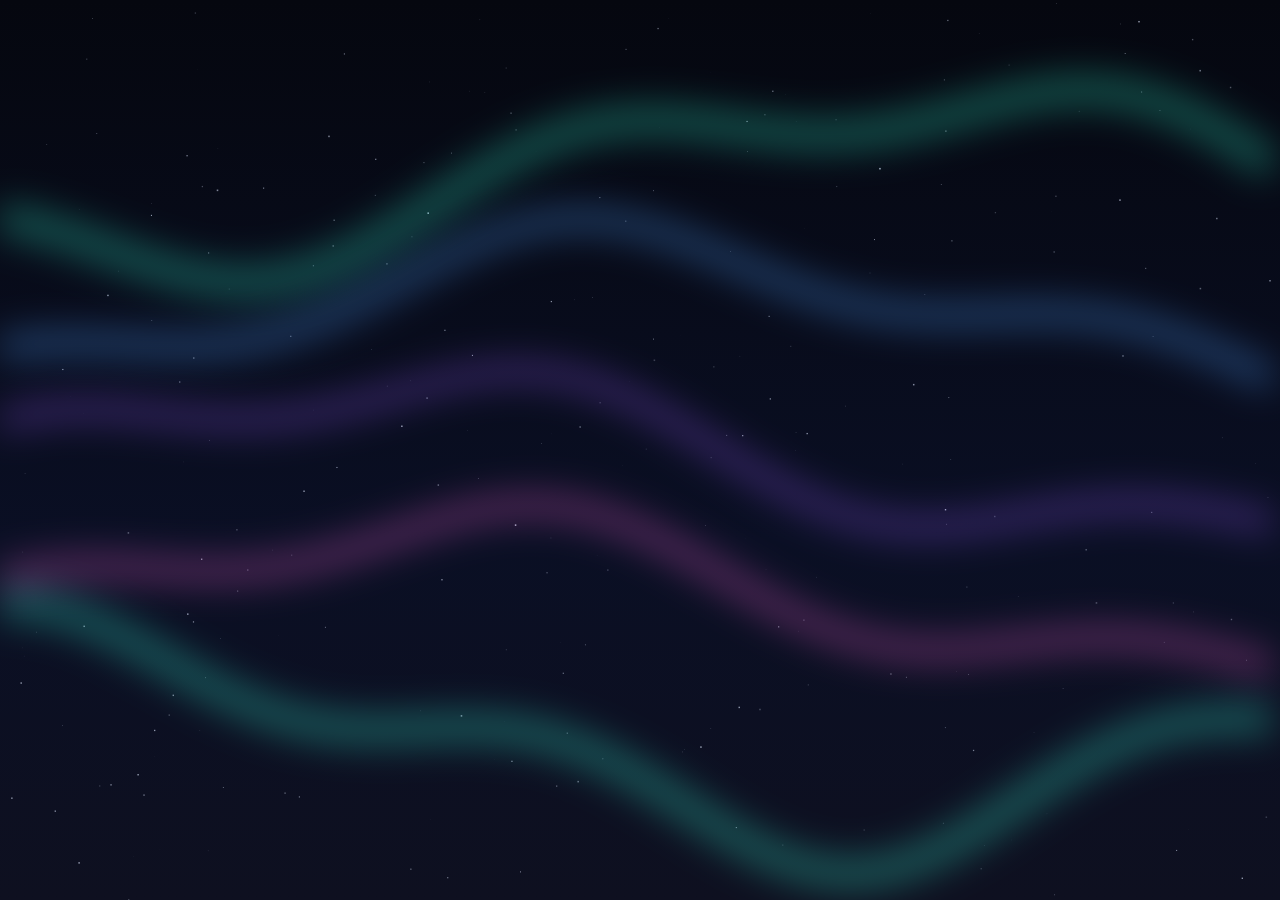
<file: wallpapers/dyn/aurora.html>
<!DOCTYPE html>
<html lang="zh">
<head>
<meta charset="utf-8">
<title>极光</title>
<style>html,body{margin:0;height:100%;overflow:hidden;background:#060a18}canvas{display:block}</style>
</head>
<body>
<canvas id="c"></canvas>
<script>
var paused=false;window.__wmSetPaused=function(p){paused=p};
var cv=document.getElementById('c'),ctx=cv.getContext('2d');
function resize(){cv.width=innerWidth*devicePixelRatio;cv.height=innerHeight*devicePixelRatio;ctx.setTransform(devicePixelRatio,0,0,devicePixelRatio,0,0)}
addEventListener('resize',resize);resize();
var W=function(){return innerWidth},H=function(){return innerHeight};
var stars=[],shoot=[],t0=performance.now();
for(var i=0;i<260;i++){stars.push({x:Math.random()*W(),y:Math.random()*H(),r:Math.random()*1.4+0.2,a:Math.random()*0.7+0.3})}
var bands=[];
var PAL=[[40,220,170],[80,170,255],[170,90,255],[255,90,190]];
for(var b=0;b<5;b++){bands.push({y:0.2+0.62*b/4,amp:60+40*Math.random(),spd:0.0003+0.0003*Math.random(),ph:Math.random()*6.28,cols:PAL[b%PAL.length]})}
function draw(){
  var w=W(),h=H(),t=(performance.now()-t0)/1000;
  var g=ctx.createLinearGradient(0,0,0,h);
  g.addColorStop(0,'#05070f');g.addColorStop(0.6,'#0a0f24');g.addColorStop(1,'#0e1020');
  ctx.fillStyle=g;ctx.fillRect(0,0,w,h);
  for(var i=0;i<stars.length;i++){var s=stars[i];ctx.globalAlpha=s.a*0.7;ctx.fillStyle='#dfe8ff';ctx.fillRect(s.x,s.y,s.r,s.r)}
  ctx.globalAlpha=1;
  ctx.save();
  ctx.filter='blur(18px)';
  ctx.globalCompositeOperation='lighter';
  for(var b=0;b<bands.length;b++){
    var ba=bands[b];
    ctx.beginPath();
    for(var x=0;x<=w;x+=24){
      var y=ba.y*h+Math.sin(x*0.004+ba.ph+t*ba.spd*400)*ba.amp+Math.sin(x*0.011-t*0.4)*ba.amp*0.4;
      if(x===0)ctx.moveTo(x,y);else ctx.lineTo(x,y);
    }
    ctx.lineWidth=26+8*Math.sin(t*0.7+b);
    ctx.strokeStyle='rgba('+ba.cols[0]+','+ba.cols[1]+','+ba.cols[2]+',0.35)';
    ctx.stroke();
  }
  ctx.restore();
  if(Math.random()<0.01&&shoot.length<2){shoot.push({x:Math.random()*w,y:Math.random()*h*0.4,vx:6+Math.random()*5,vy:2+Math.random()*2,life:1})}
  for(var k=shoot.length-1;k>=0;k--){
    var s=shoot[k];s.x+=s.vx;s.y+=s.vy;s.life-=0.02;
    ctx.strokeStyle='rgba(220,235,255,'+s.life+')';ctx.lineWidth=1.5;
    ctx.beginPath();ctx.moveTo(s.x,s.y);ctx.lineTo(s.x-s.vx*6,s.y-s.vy*6);ctx.stroke();
    if(s.life<=0)shoot.splice(k,1);
  }
}
var last=0;
function loop(now){if(now-last>33){last=now;if(!paused)draw()}requestAnimationFrame(loop)}
requestAnimationFrame(loop);
</script>
</body>
</html>
</file>
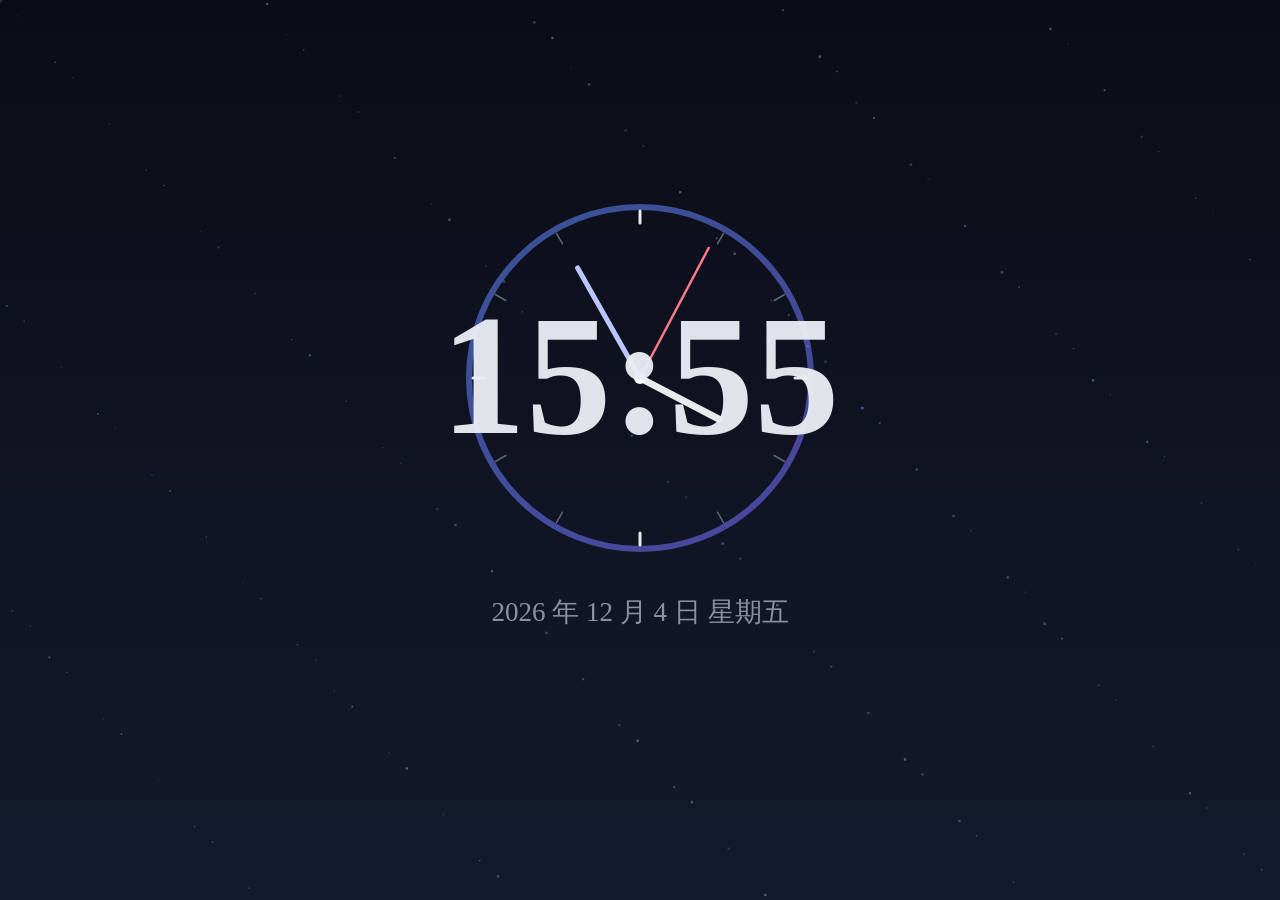
<file: wallpapers/dyn/clock.html>
<!DOCTYPE html>
<html lang="zh">
<head>
<meta charset="utf-8">
<title>时钟</title>
<style>html,body{margin:0;height:100%;overflow:hidden;background:#0b0d16;font-family:"Segoe UI","Microsoft YaHei",sans-serif}canvas{display:block}</style>
</head>
<body>
<canvas id="c"></canvas>
<script>
var paused=false;window.__wmSetPaused=function(p){paused=p};
var cv=document.getElementById('c'),ctx=cv.getContext('2d');
function resize(){cv.width=innerWidth*devicePixelRatio;cv.height=innerHeight*devicePixelRatio;ctx.setTransform(devicePixelRatio,0,0,devicePixelRatio,0,0)}
addEventListener('resize',resize);resize();
var W=function(){return innerWidth},H=function(){return innerHeight};
var t0=performance.now();
function pad(n){return n<10?'0'+n:''+n}
function draw(){
  var w=W(),h=H(),now=new Date(),t=(performance.now()-t0)/1000;
  var g=ctx.createLinearGradient(0,0,0,h);
  g.addColorStop(0,'#0b0d16');g.addColorStop(1,'#141a2e');
  ctx.fillStyle=g;ctx.fillRect(0,0,w,h);
  for(var i=0;i<140;i++){
    var sx=(i*521.7)%w,sy=(i*311.3)%h;
    var tw=0.8+1.4*Math.sin(t*0.6+i*3.7)*0.5+1;
    ctx.globalAlpha=0.12+0.3*Math.abs(Math.sin(t*0.4+i));
    ctx.fillStyle='#9fb4ff';ctx.fillRect(sx,sy,tw,tw);
  }
  ctx.globalAlpha=1;
  var cx=w/2,cy=h*0.42;
  var R=Math.min(w,h)*0.19;
  var ring=ctx.createLinearGradient(cx-R,cy-R,cx+R,cy+R);
  ring.addColorStop(0,'rgba(91,140,255,0.55)');ring.addColorStop(1,'rgba(124,108,255,0.55)');
  ctx.lineWidth=6;ctx.strokeStyle=ring;
  ctx.beginPath();ctx.arc(cx,cy,R,0,6.283);ctx.stroke();
  var hrs=now.getHours(),min=now.getMinutes(),sec=now.getSeconds()+now.getMilliseconds()/1000;
  for(var t2=0;t2<12;t2++){
    var a=(t2-3)*Math.PI/6,r1=R-16,r2=R-4;
    ctx.strokeStyle=t2%3===0?'#e8eaee':'#5f6675';
    ctx.lineWidth=t2%3===0?3:1.5;
    ctx.beginPath();
    ctx.moveTo(cx+Math.cos(a)*r1,cy+Math.sin(a)*r1);
    ctx.lineTo(cx+Math.cos(a)*r2,cy+Math.sin(a)*r2);
    ctx.stroke();
  }
  function hand(ang,len,wd,col){
    ctx.strokeStyle=col;ctx.lineWidth=wd;ctx.lineCap='round';
    ctx.beginPath();ctx.moveTo(cx,cy);
    ctx.lineTo(cx+Math.cos(ang)*len,cy+Math.sin(ang)*len);
    ctx.stroke();
  }
  hand((hrs%12+min/60-3)*Math.PI/6,R*0.52,7,'#e8eaee');
  hand((min+sec/60-15)*Math.PI/30,R*0.74,5,'#b9c6ff');
  hand((sec-15)*Math.PI/30,R*0.86,2.5,'#ff7a8a');
  ctx.fillStyle='#fff';ctx.beginPath();ctx.arc(cx,cy,6,0,6.283);ctx.fill();
  var dateStr=now.getFullYear()+' 年 '+(now.getMonth()+1)+' 月 '+now.getDate()+' 日 星期'+'日一二三四五六'[now.getDay()];
  ctx.textAlign='center';
  ctx.fillStyle='rgba(154,160,171,0.9)';ctx.font=Math.round(R*0.16)+'px "Segoe UI","Microsoft YaHei"';
  ctx.fillText(dateStr,cx,h*0.42+R*1.42);
  var weekTag=['周日','周一','周二','周三','周四','周五','周六'][now.getDay()];
  ctx.fillStyle='rgba(233,236,242,0.96)';
  ctx.font='bold '+Math.round(R*1.0)+'px "Segoe UI","Microsoft YaHei"';
  ctx.fillText(pad(hrs)+':'+pad(min),cx,cy+R*0.32);
}
var last=0;
function loop(now){if(now-last>200){last=now;if(!paused)draw()}requestAnimationFrame(loop)}
requestAnimationFrame(loop);
</script>
</body>
</html>
</file>
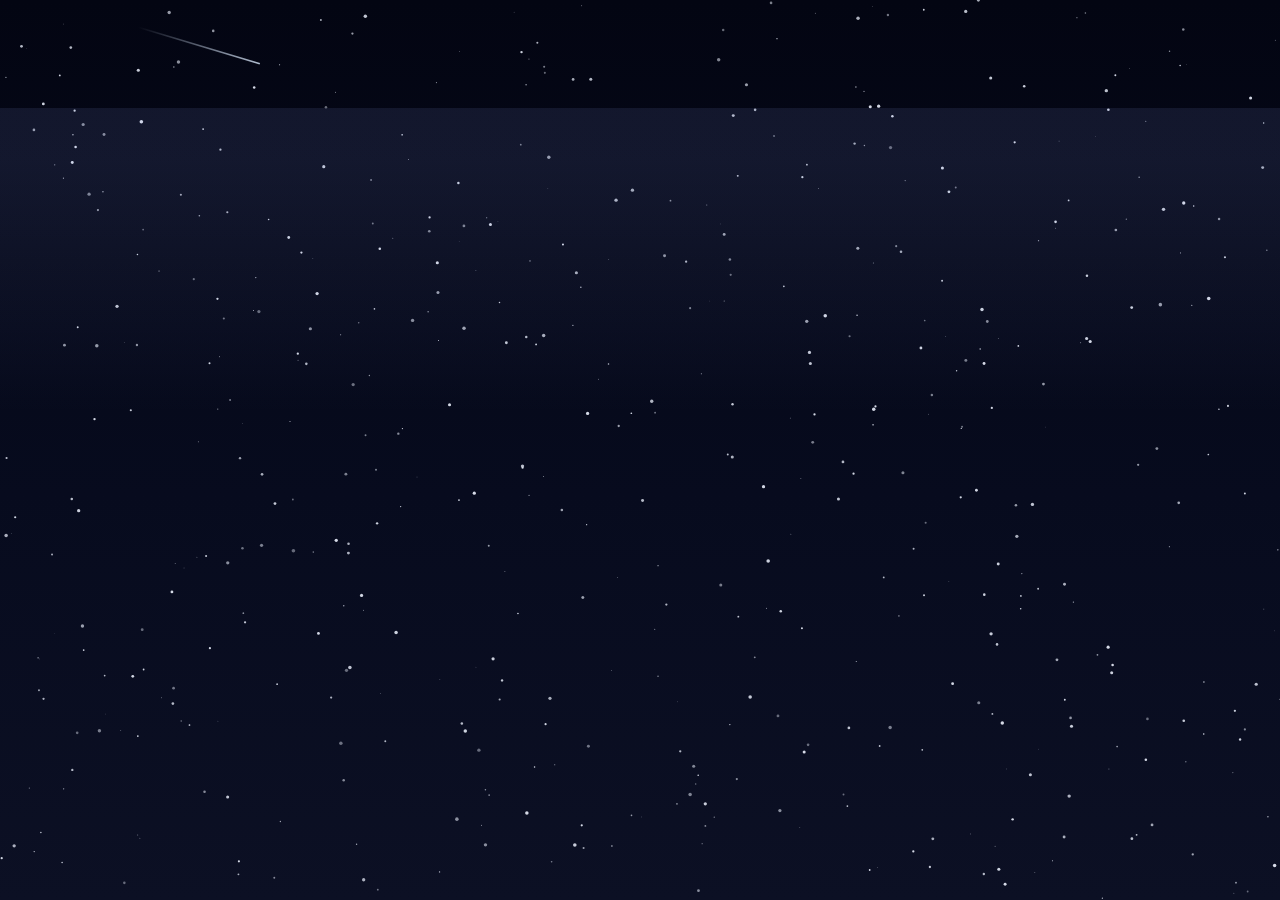
<file: wallpapers/dyn/starfield.html>
<!DOCTYPE html>
<html lang="zh">
<head>
<meta charset="utf-8">
<title>星空</title>
<style>html,body{margin:0;height:100%;overflow:hidden;background:#04060f}canvas{display:block}</style>
</head>
<body>
<canvas id="c"></canvas>
<script>
var paused=false;window.__wmSetPaused=function(p){paused=p};
var cv=document.getElementById('c'),ctx=cv.getContext('2d');
function resize(){cv.width=innerWidth*devicePixelRatio;cv.height=innerHeight*devicePixelRatio;ctx.setTransform(devicePixelRatio,0,0,devicePixelRatio,0,0)}
addEventListener('resize',resize);resize();
var W=function(){return innerWidth},H=function(){return innerHeight};
var stars=[],shoot=[],t0=performance.now();
function makeStar(deep){return{x:Math.random()*W(),y:deep?Math.random()*H():Math.random()*H()*0.8,r:Math.random()*1.5+0.3,tw:0.3+Math.random()*0.9}}
for(var i=0;i<520;i++)stars.push(makeStar(true));
function draw(){
  var w=W(),h=H(),t=(performance.now()-t0)/1000;
  var g=ctx.createLinearGradient(0,0,0,h);
  g.addColorStop(0,'#030512');g.addColorStop(0.55,'#070b1e');g.addColorStop(1,'#0c1024');
  ctx.fillStyle=g;ctx.fillRect(0,0,w,h);
  for(var i=0;i<stars.length;i++){
    var s=stars[i],a=0.45+0.55*Math.abs(Math.sin(t*s.tw*2+s.x));
    ctx.globalAlpha=a*0.9;ctx.fillStyle='#eef3ff';ctx.beginPath();ctx.arc(s.x,s.y,s.r,0,6.283);ctx.fill();
  }
  ctx.globalAlpha=1;
  var gy=ctx.createLinearGradient(0,h*0.18,0,h*0.46);
  gy.addColorStop(0,'rgba(150,170,255,0.10)');gy.addColorStop(1,'rgba(150,170,255,0)');
  ctx.fillStyle=gy;ctx.fillRect(0,h*0.12,w,h*0.36);
  if(Math.random()<0.02&&shoot.length<3)shoot.push({x:Math.random()*w*0.9,y:Math.random()*h*0.3,vx:8+Math.random()*6,vy:3+Math.random()*3,life:1});
  for(var k=shoot.length-1;k>=0;k--){
    var s=shoot[k];s.x+=s.vx;s.y+=s.vy;s.life-=0.025;
    var gr=ctx.createLinearGradient(s.x,s.y,s.x-s.vx*9,s.y-s.vy*9);
    gr.addColorStop(0,'rgba(220,235,255,'+s.life+')');gr.addColorStop(1,'rgba(220,235,255,0)');
    ctx.strokeStyle=gr;ctx.lineWidth=1.6;
    ctx.beginPath();ctx.moveTo(s.x,s.y);ctx.lineTo(s.x-s.vx*9,s.y-s.vy*9);ctx.stroke();
    if(s.life<=0)shoot.splice(k,1);
  }
}
var last=0;
function loop(now){if(now-last>33){last=now;if(!paused)draw()}requestAnimationFrame(loop)}
requestAnimationFrame(loop);
</script>
</body>
</html>
</file>
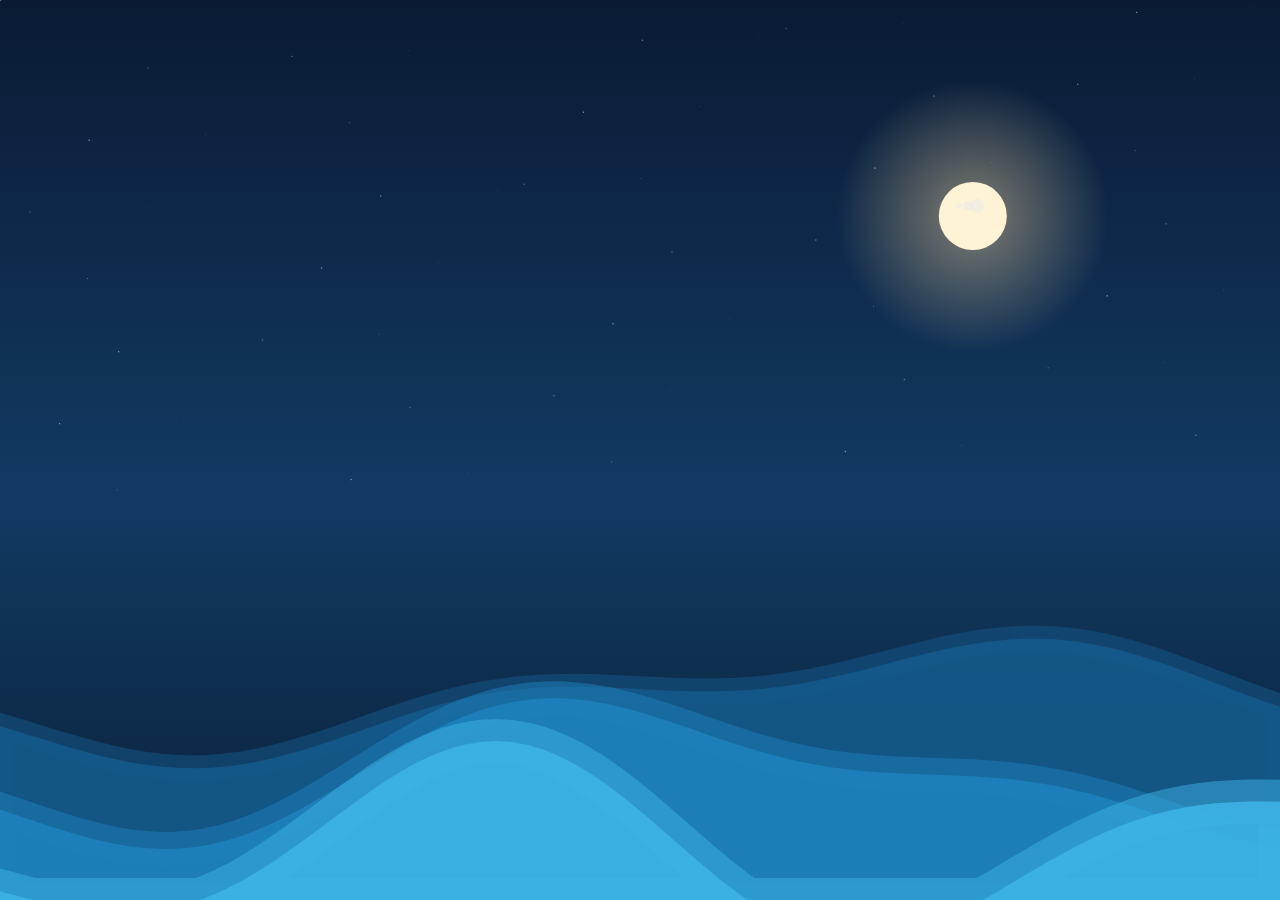
<file: wallpapers/dyn/waves.html>
<!DOCTYPE html>
<html lang="zh">
<head>
<meta charset="utf-8">
<title>波浪</title>
<style>html,body{margin:0;height:100%;overflow:hidden;background:#071523}canvas{display:block}</style>
</head>
<body>
<canvas id="c"></canvas>
<script>
var paused=false;window.__wmSetPaused=function(p){paused=p};
var cv=document.getElementById('c'),ctx=cv.getContext('2d');
function resize(){cv.width=innerWidth*devicePixelRatio;cv.height=innerHeight*devicePixelRatio;ctx.setTransform(devicePixelRatio,0,0,devicePixelRatio,0,0)}
addEventListener('resize',resize);resize();
var W=function(){return innerWidth},H=function(){return innerHeight};
var t0=performance.now();
var LAYERS=[
  {y:0.78,col:'rgba(20,90,140,',amp:46,spd:0.9,wd:0.004,lw:26},
  {y:0.86,col:'rgba(30,130,190,',amp:60,spd:1.15,wd:0.0055,lw:34},
  {y:0.94,col:'rgba(60,180,230,',amp:74,spd:1.4,wd:0.007,lw:44}
];
var moon={x:0.76,y:0.24,r:34};
function draw(){
  var w=W(),h=H(),t=(performance.now()-t0)/1000;
  var g=ctx.createLinearGradient(0,0,0,h);
  g.addColorStop(0,'#0a1a33');g.addColorStop(0.55,'#123a63');g.addColorStop(1,'#0a2038');
  ctx.fillStyle=g;ctx.fillRect(0,0,w,h);
  for(var i=0;i<90;i++){
    var sx=(i*1367.3)%w,sy=(i*773.1)%(h*0.55);
    var tw=0.6+0.8*Math.sin(t*0.8+i*2.1);
    ctx.globalAlpha=0.25+0.35*Math.abs(Math.sin(t*0.5+i));
    ctx.fillStyle='#cfe4ff';
    ctx.fillRect(sx,sy,tw,tw);
  }
  ctx.globalAlpha=1;
  var mx=moon.x*w,my=moon.y*h;
  var mg=ctx.createRadialGradient(mx,my,2,mx,my,moon.r*4);
  mg.addColorStop(0,'rgba(255,244,214,0.9)');mg.addColorStop(0.25,'rgba(255,220,160,0.35)');mg.addColorStop(1,'rgba(255,220,160,0)');
  ctx.fillStyle=mg;ctx.beginPath();ctx.arc(mx,my,moon.r*4,0,6.283);ctx.fill();
  ctx.fillStyle='#fff3d6';ctx.beginPath();ctx.arc(mx,my,moon.r,0,6.283);ctx.fill();
  ctx.fillStyle='rgba(214,228,255,0.28)';
  for(var c=0;c<3;c++){ctx.beginPath();ctx.arc(mx-moon.r*0.4+c*9,my-moon.r*0.3,3+c*2,0,6.283);ctx.fill()}
  for(var L=0;L<LAYERS.length;L++){
    var la=LAYERS[L],y=la.y*h;
    ctx.beginPath();
    for(var x=0;x<=w;x+=16){
      var yy=y+Math.sin(x*la.wd+t*la.spd)*la.amp+Math.sin(x*0.011-t*la.spd*0.7)*la.amp*0.45;
      if(x===0)ctx.moveTo(x,yy);else ctx.lineTo(x,yy);
    }
    ctx.lineTo(w,h);ctx.lineTo(0,h);ctx.closePath();
    ctx.fillStyle=la.col+'0.9)';
    ctx.fill();
    ctx.globalAlpha=0.5;
    ctx.strokeStyle=la.col+'1)';ctx.lineWidth=la.lw;ctx.stroke();
    ctx.globalAlpha=1;
  }
}
var last=0;
function loop(now){if(now-last>33){last=now;if(!paused)draw()}requestAnimationFrame(loop)}
requestAnimationFrame(loop);
</script>
</body>
</html>
</file>
